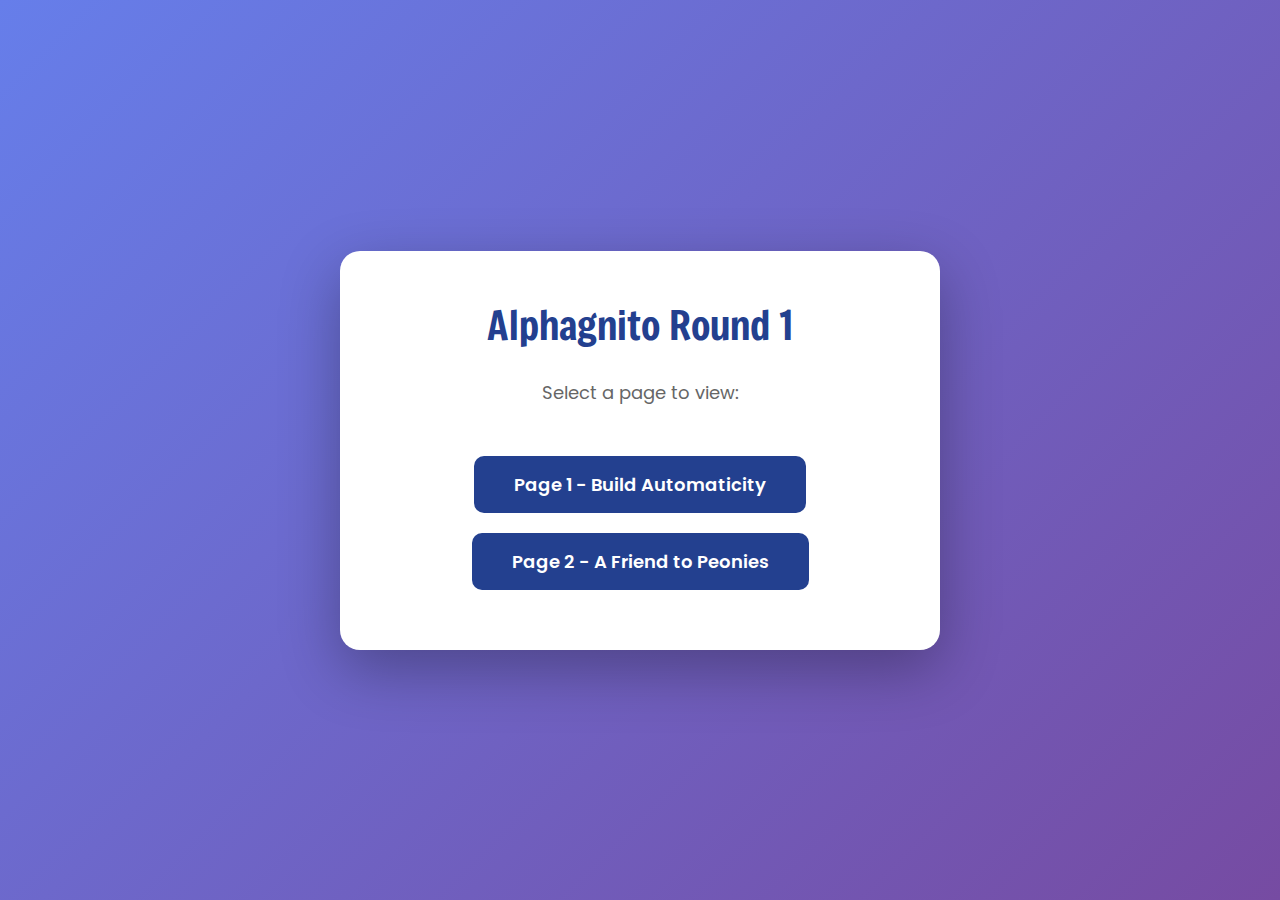
<file: index.html>
<!DOCTYPE html>
<html lang="en">

<head>
    <meta charset="UTF-8">
    <meta name="viewport" content="width=device-width, initial-scale=1.0">
    <title>Alphagnito Round 1 - HTML Pages</title>
    <link href="https://cdn.jsdelivr.net/npm/bootstrap@5.3.0/dist/css/bootstrap.min.css" rel="stylesheet">
    <link rel="stylesheet" href="styles.css">
    <style>
        .landing-container {
            min-height: 100vh;
            display: flex;
            align-items: center;
            justify-content: center;
            background: linear-gradient(135deg, #667eea 0%, #764ba2 100%);
        }

        .card-custom {
            background: white;
            border-radius: 20px;
            padding: 50px;
            box-shadow: 0 20px 60px rgba(0, 0, 0, 0.3);
            max-width: 600px;
            text-align: center;
        }

        .card-custom h1 {
            color: #23408F;
            margin-bottom: 30px;
            font-family: 'Freeman', cursive;
        }

        .btn-page {
            display: inline-block;
            padding: 15px 40px;
            margin: 10px;
            background-color: #23408F;
            color: white;
            text-decoration: none;
            border-radius: 10px;
            font-size: 18px;
            font-weight: 600;
            transition: all 0.3s;
        }

        .btn-page:hover {
            background-color: #EC6B5E;
            color: white;
            transform: translateY(-2px);
            box-shadow: 0 10px 20px rgba(0, 0, 0, 0.2);
        }
    </style>
</head>

<body>
    <div class="landing-container">
        <div class="card-custom">
            <h1>Alphagnito Round 1</h1>
            <p style="font-size: 18px; color: #666; margin-bottom: 40px;">
                Select a page to view:
            </p>
            <div>
                <a href="page1.html" class="btn-page">Page 1 - Build Automaticity</a>
                <a href="page2.html" class="btn-page">Page 2 - A Friend to Peonies</a>
            </div>
        </div>
    </div>
</body>

</html>
</file>
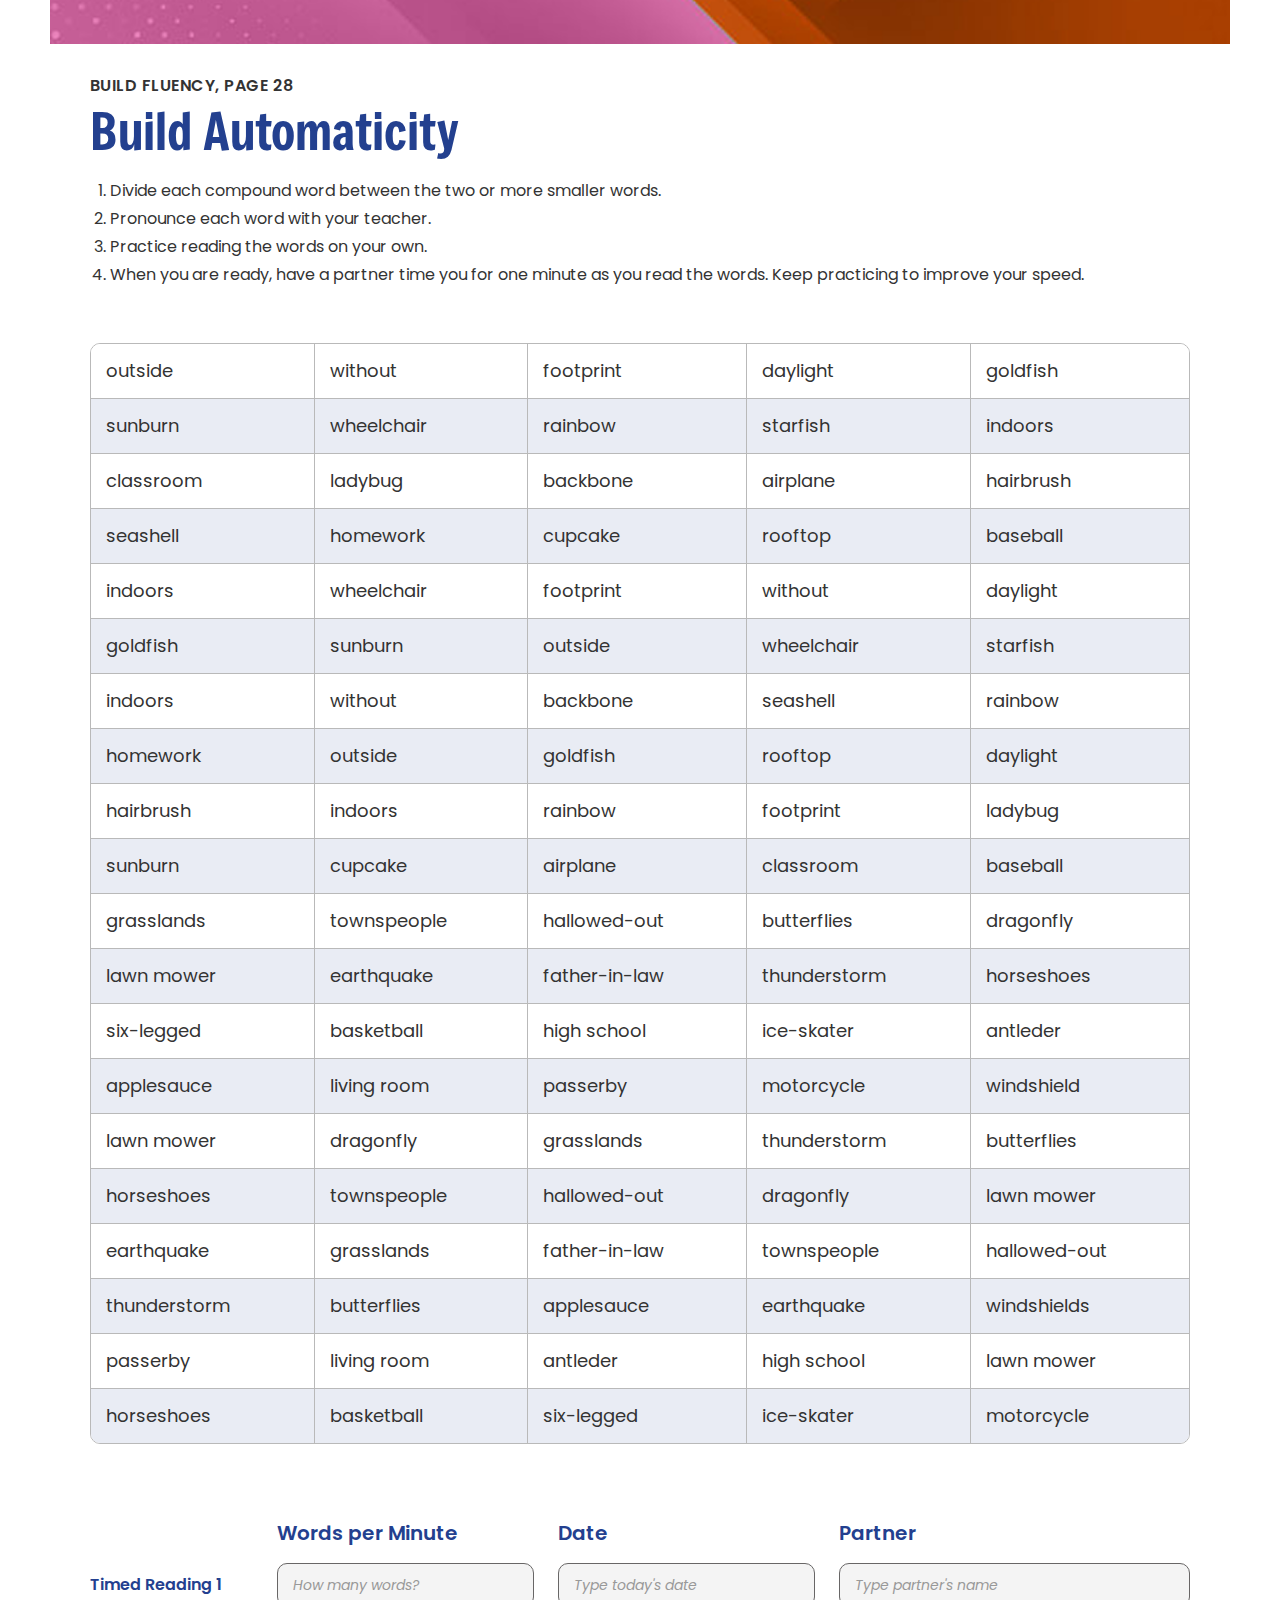
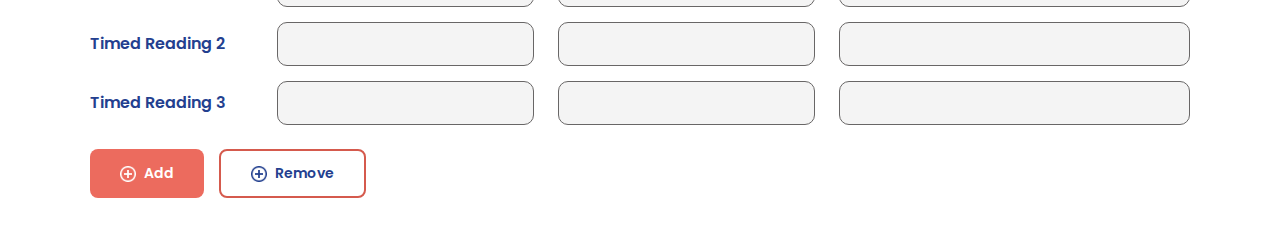
<file: page1.html>
<!DOCTYPE html>
<html lang="en">

<head>
    <meta charset="UTF-8">
    <meta name="viewport" content="width=device-width, initial-scale=1.0">
    <title>Build Automaticity - Page 28</title>

    <!-- Bootstrap 5 CSS -->
    <link href="https://cdn.jsdelivr.net/npm/bootstrap@5.3.0/dist/css/bootstrap.min.css" rel="stylesheet">

    <!-- Custom CSS -->
    <link rel="stylesheet" href="styles.css">
</head>

<body>
    <!-- Banner Section -->
    <div class="container-fluid p-0">
        <img src="assets/banner.png" alt="Decorative Banner" class="banner-image img-fluid">
    </div>

    <!-- Main Content -->
    <div class="container main-content">
        <div class="row">
            <div class="col-12">
                <!-- Small Title -->
                <p class="small-title mb-2">BUILD FLUENCY, PAGE 28</p>

                <!-- Big Title -->
                <h1 class="big-title">Build Automaticity</h1>

                <!-- Instructions List -->
                <div class="list-text">
                    <ol>
                        <li>Divide each compound word between the two or more smaller words.</li>
                        <li>Pronounce each word with your teacher.</li>
                        <li>Practice reading the words on your own.</li>
                        <li>When you are ready, have a partner time you for one minute as you read the words. Keep
                            practicing to improve your speed.</li>
                    </ol>
                </div>

                <!-- Compound Words Table -->
                <div class="table-responsive mt-4">
                    <table class="word-table">
                        <tbody>
                            <tr>
                                <td>outside</td>
                                <td>without</td>
                                <td>footprint</td>
                                <td>daylight</td>
                                <td>goldfish</td>
                            </tr>
                            <tr>
                                <td>sunburn</td>
                                <td>wheelchair</td>
                                <td>rainbow</td>
                                <td>starfish</td>
                                <td>indoors</td>
                            </tr>
                            <tr>
                                <td>classroom</td>
                                <td>ladybug</td>
                                <td>backbone</td>
                                <td>airplane</td>
                                <td>hairbrush</td>
                            </tr>
                            <tr>
                                <td>seashell</td>
                                <td>homework</td>
                                <td>cupcake</td>
                                <td>rooftop</td>
                                <td>baseball</td>
                            </tr>
                            <tr>
                                <td>indoors</td>
                                <td>wheelchair</td>
                                <td>footprint</td>
                                <td>without</td>
                                <td>daylight</td>
                            </tr>
                            <tr>
                                <td>goldfish</td>
                                <td>sunburn</td>
                                <td>outside</td>
                                <td>wheelchair</td>
                                <td>starfish</td>
                            </tr>
                            <tr>
                                <td>indoors</td>
                                <td>without</td>
                                <td>backbone</td>
                                <td>seashell</td>
                                <td>rainbow</td>
                            </tr>
                            <tr>
                                <td>homework</td>
                                <td>outside</td>
                                <td>goldfish</td>
                                <td>rooftop</td>
                                <td>daylight</td>
                            </tr>
                            <tr>
                                <td>hairbrush</td>
                                <td>indoors</td>
                                <td>rainbow</td>
                                <td>footprint</td>
                                <td>ladybug</td>
                            </tr>
                            <tr>
                                <td>sunburn</td>
                                <td>cupcake</td>
                                <td>airplane</td>
                                <td>classroom</td>
                                <td>baseball</td>
                            </tr>
                            <tr>
                                <td>grasslands</td>
                                <td>townspeople</td>
                                <td>hallowed-out</td>
                                <td>butterflies</td>
                                <td>dragonfly</td>
                            </tr>
                            <tr>
                                <td>lawn mower</td>
                                <td>earthquake</td>
                                <td>father-in-law</td>
                                <td>thunderstorm</td>
                                <td>horseshoes</td>
                            </tr>
                            <tr>
                                <td>six-legged</td>
                                <td>basketball</td>
                                <td>high school</td>
                                <td>ice-skater</td>
                                <td>antleder</td>
                            </tr>
                            <tr>
                                <td>applesauce</td>
                                <td>living room</td>
                                <td>passerby</td>
                                <td>motorcycle</td>
                                <td>windshield</td>
                            </tr>
                            <tr>
                                <td>lawn mower</td>
                                <td>dragonfly</td>
                                <td>grasslands</td>
                                <td>thunderstorm</td>
                                <td>butterflies</td>
                            </tr>
                            <tr>
                                <td>horseshoes</td>
                                <td>townspeople</td>
                                <td>hallowed-out</td>
                                <td>dragonfly</td>
                                <td>lawn mower</td>
                            </tr>
                            <tr>
                                <td>earthquake</td>
                                <td>grasslands</td>
                                <td>father-in-law</td>
                                <td>townspeople</td>
                                <td>hallowed-out</td>
                            </tr>
                            <tr>
                                <td>thunderstorm</td>
                                <td>butterflies</td>
                                <td>applesauce</td>
                                <td>earthquake</td>
                                <td>windshields</td>
                            </tr>
                            <tr>
                                <td>passerby</td>
                                <td>living room</td>
                                <td>antleder</td>
                                <td>high school</td>
                                <td>lawn mower</td>
                            </tr>
                            <tr>
                                <td>horseshoes</td>
                                <td>basketball</td>
                                <td>six-legged</td>
                                <td>ice-skater</td>
                                <td>motorcycle</td>
                            </tr>
                        </tbody>
                    </table>
                </div>

                <!-- Timed Reading Section -->
                <div class="row mt-5">
                    <div class="col-12">
                        <!-- Column Headers -->
                        <div class="row mb-3">
                            <div class="col-md-2"></div>
                            <div class="col-md-3">
                                <span class="table-heading">Words per Minute</span>
                            </div>
                            <div class="col-md-3">
                                <span class="table-heading">Date</span>
                            </div>
                            <div class="col-md-4">
                                <span class="table-heading">Partner</span>
                            </div>
                        </div>

                        <!-- Timed Reading 1 -->
                        <div class="row timed-reading-row">
                            <div class="col-md-2 d-flex align-items-center">
                                <span class="timed-reading-label">Timed Reading 1</span>
                            </div>
                            <div class="col-md-3">
                                <input type="text" class="form-input" placeholder="How many words?">
                            </div>
                            <div class="col-md-3">
                                <input type="text" class="form-input" placeholder="Type today's date">
                            </div>
                            <div class="col-md-4">
                                <input type="text" class="form-input" placeholder="Type partner's name">
                            </div>
                        </div>

                        <!-- Timed Reading 2 -->
                        <div class="row timed-reading-row">
                            <div class="col-md-2 d-flex align-items-center">
                                <span class="timed-reading-label">Timed Reading 2</span>
                            </div>
                            <div class="col-md-3">
                                <input type="text" class="form-input">
                            </div>
                            <div class="col-md-3">
                                <input type="text" class="form-input">
                            </div>
                            <div class="col-md-4">
                                <input type="text" class="form-input">
                            </div>
                        </div>

                        <!-- Timed Reading 3 -->
                        <div class="row timed-reading-row">
                            <div class="col-md-2 d-flex align-items-center">
                                <span class="timed-reading-label">Timed Reading 3</span>
                            </div>
                            <div class="col-md-3">
                                <input type="text" class="form-input">
                            </div>
                            <div class="col-md-3">
                                <input type="text" class="form-input">
                            </div>
                            <div class="col-md-4">
                                <input type="text" class="form-input">
                            </div>
                        </div>

                        <!-- Action Buttons -->
                        <div class="button-group mt-4 mb-5">
                            <button class="btn-add">
                                <img src="assets/plus.png" alt="Add" class="btn-icon">
                                Add
                            </button>
                            <button class="btn-remove">
                                <img src="assets/minus.png" alt="Remove" class="btn-icon">
                                Remove
                            </button>
                        </div>
                    </div>
                </div>
            </div>
        </div>
    </div>

    <!-- Bootstrap 5 JS Bundle -->
    <script src="https://cdn.jsdelivr.net/npm/bootstrap@5.3.0/dist/js/bootstrap.bundle.min.js"></script>
</body>

</html>
</file>
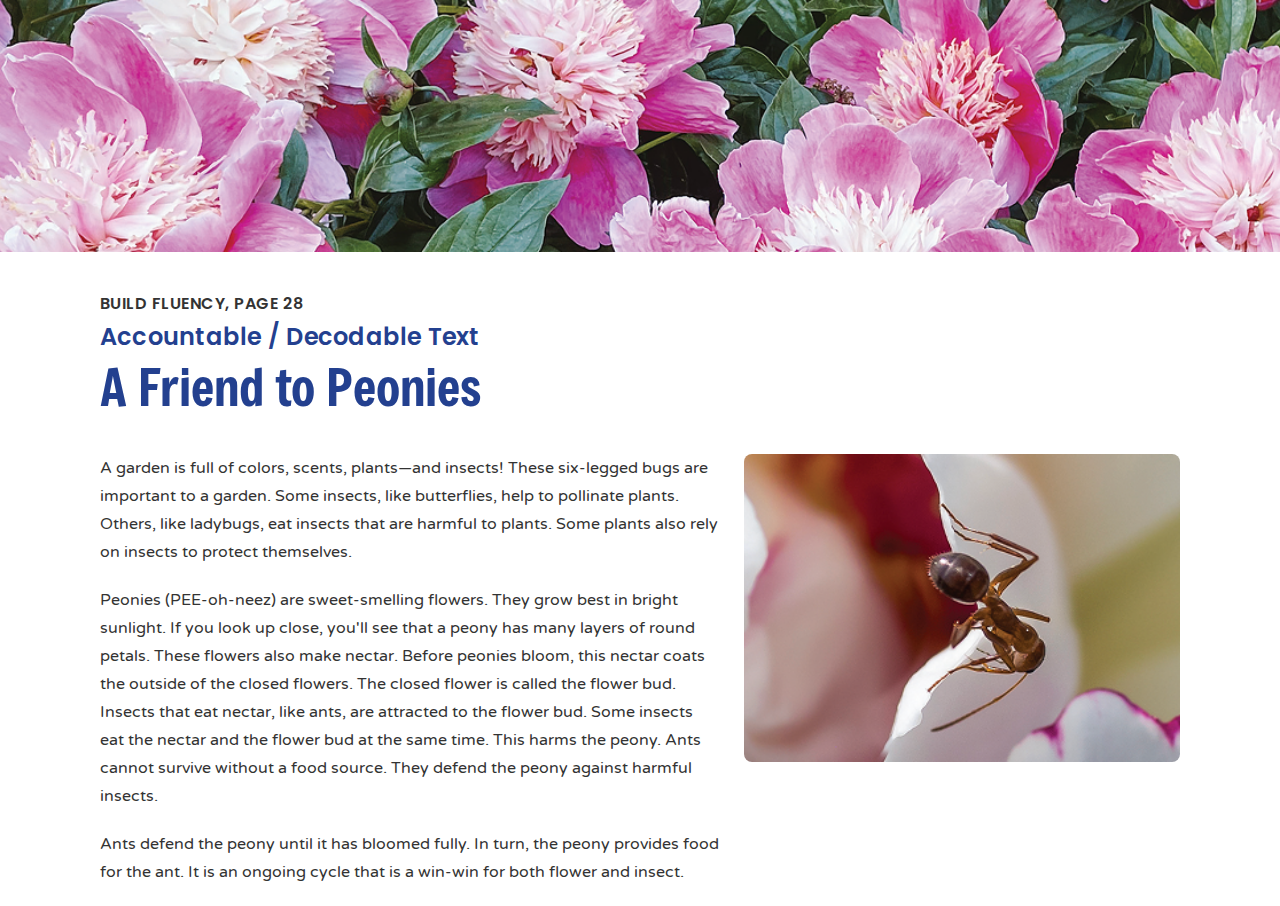
<file: page2.html>
<!DOCTYPE html>
<html lang="en">

<head>
    <meta charset="UTF-8">
    <meta name="viewport" content="width=device-width, initial-scale=1.0">
    <title>A Friend to Peonies - Page 28</title>

    <!-- Bootstrap 5 CSS -->
    <link href="https://cdn.jsdelivr.net/npm/bootstrap@5.3.0/dist/css/bootstrap.min.css" rel="stylesheet">

    <!-- Custom CSS -->
    <link rel="stylesheet" href="styles.css">
</head>

<body>
    <!-- Header Banner - Full Width -->
    <div class="container-fluid p-0">
        <img src="assets/image.png" alt="Pink Peonies Banner" class="header-banner img-fluid">
    </div>

    <!-- Main Content -->
    <div class="container page2-container">
        <div class="row">
            <div class="col-12">
                <!-- Small Title -->
                <p class="small-title-p2 mb-2">BUILD FLUENCY, PAGE 28</p>

                <!-- Medium Title -->
                <h2 class="medium-title">Accountable / Decodable Text</h2>

                <!-- Big Title -->
                <h1 class="big-title-p2">A Friend to Peonies</h1>
            </div>
        </div>

        <!-- Two Column Layout -->
        <div class="row mt-3">
            <!-- Left Column - Text Content -->
            <div class="col-lg-7 col-md-6">
                <p class="para-text">
                    A garden is full of colors, scents, plants—and insects! These six-legged bugs are
                    important to a garden. Some insects, like butterflies, help to pollinate plants.
                    Others, like ladybugs, eat insects that are harmful to plants. Some plants also
                    rely on insects to protect themselves.
                </p>

                <p class="para-text">
                    Peonies (PEE-oh-neez) are sweet-smelling flowers. They grow best in bright
                    sunlight. If you look up close, you'll see that a peony has many layers of round
                    petals. These flowers also make nectar. Before peonies bloom, this nectar coats
                    the outside of the closed flowers. The closed flower is called the flower bud.
                    Insects that eat nectar, like ants, are attracted to the flower bud. Some insects
                    eat the nectar and the flower bud at the same time. This harms the peony. Ants
                    cannot survive without a food source. They defend the peony against harmful
                    insects.
                </p>

                <p class="para-text">
                    Ants defend the peony until it has bloomed fully. In turn, the peony provides
                    food for the ant. It is an ongoing cycle that is a win-win for both flower and
                    insect.
                </p>
            </div>

            <!-- Right Column - Image -->
            <div class="col-lg-5 col-md-6">
                <div class="image-box">
                    <img src="assets/Frame 245.png" alt="Ant on Peony" class="img-fluid">
                </div>
            </div>
        </div>
    </div>

    <!-- Bootstrap 5 JS Bundle -->
    <script src="https://cdn.jsdelivr.net/npm/bootstrap@5.3.0/dist/js/bootstrap.bundle.min.js"></script>
</body>

</html>
</file>
<file: styles.css>
/* Import Fonts */
@import url('https://fonts.googleapis.com/css2?family=Poppins:wght@400;600&family=Freeman&display=swap');

/* Note: VAG Rounded is a commercial font. Using a similar rounded font as fallback */
@import url('https://fonts.googleapis.com/css2?family=Varela+Round&display=swap');

/* Global Styles */
* {
    margin: 0;
    padding: 0;
    box-sizing: border-box;
}

body {
    font-family: 'Poppins', sans-serif;
    color: #333;
    background-color: #fff;
}

/* Container Styles - Wider for table to match timed reading */
.main-content {
    max-width: 1200px;
    padding-left: 50px;
    padding-right: 50px;
    margin: 0 auto;
}

.apprentice-content {
    max-width: 670px;
    padding-left: 145px;
    padding-right: 145px;
    margin: 0 auto;
}

/* PAGE 1 STYLES - Build Automaticity */

/* Small Title */
.small-title {
    font-family: 'Poppins', sans-serif;
    font-weight: 600;
    font-size: 16px;
    line-height: 23px;
    text-transform: uppercase;
    letter-spacing: 0.48px;
    /* 3% of 16px */
    color: #333;
}

/* Big Title */
.big-title {
    font-family: 'Freeman', cursive;
    font-weight: 400;
    font-size: 50px;
    line-height: 52px;
    letter-spacing: 0;
    color: #23408F;
    margin-bottom: 20px;
}

/* List Text */
.list-text {
    font-family: 'Poppins', sans-serif;
    font-weight: 400;
    font-size: 16px;
    line-height: 175%;
    letter-spacing: 0;
    vertical-align: middle;
    margin-bottom: 10px;
}

.list-text ol {
    padding-left: 20px;
}

/* Grid/Table Styles with Curved Corners */
.word-table {
    width: 100%;
    border-collapse: separate;
    border-spacing: 0;
    margin: 30px 0;
    border-radius: 10px;
    overflow: hidden;
    border: 1px solid #B9B9B9;
}

.word-table td {
    border-right: 1px solid #B9B9B9;
    border-bottom: 1px solid #B9B9B9;
    padding: 12px 15px;
    font-family: 'Poppins', sans-serif;
    font-weight: 400;
    font-size: 18px;
    line-height: 30px;
    letter-spacing: 0;
}

.word-table td:last-child {
    border-right: none;
}

.word-table tr:last-child td {
    border-bottom: none;
}

.word-table tr:nth-child(even) td {
    background-color: #E9ECF4;
}

.word-table tr:nth-child(odd) td {
    background-color: #FFFFFF;
}

/* Table Column/Row Heading */
.table-heading {
    font-family: 'Poppins', sans-serif;
    font-weight: 600;
    font-size: 20px;
    line-height: 22px;
    letter-spacing: 0;
    color: #23408F;
    margin-top: 30px;
    margin-bottom: 15px;
}

/* Input Fields - Per specifications */
.form-input {
    border: 1px solid #686666;
    background-color: #F4F4F4;
    border-radius: 10px;
    padding: 10px 15px;
    font-family: 'Poppins', sans-serif;
    font-size: 14px;
    width: 100%;
    min-height: 44px;
    /* Touch target requirement */
    color: #333;
}

.form-input::placeholder {
    color: #999;
    font-style: italic;
}

/* Buttons */
.btn-add {
    background-color: #EC6B5E;
    color: white;
    border: none;
    border-radius: 8px;
    padding: 12px 30px;
    font-family: 'Poppins', sans-serif;
    font-weight: 600;
    font-size: 14px;
    min-width: 44px;
    min-height: 44px;
    cursor: pointer;
    transition: background-color 0.3s;
    display: inline-flex;
    align-items: center;
    gap: 8px;
}

.btn-add:hover {
    background-color: #d55a4d;
}

.btn-remove {
    background-color: transparent;
    color: #23408F;
    border: 2px solid #d55a4d;
    border-radius: 8px;
    padding: 12px 30px;
    font-family: 'Poppins', sans-serif;
    font-weight: 600;
    font-size: 14px;
    min-width: 44px;
    min-height: 44px;
    cursor: pointer;
    transition: all 0.3s;
    display: inline-flex;
    align-items: center;
    gap: 8px;
}

.btn-remove:hover {
    background-color: #d55a4d;
    color: white;
}

.btn-icon {
    width: 16px;
    height: 16px;
}

/* Timed Reading Section - Keep on one line */
.timed-reading-row {
    margin-bottom: 15px;
    align-items: center;
}

.timed-reading-label {
    font-family: 'Poppins', sans-serif;
    font-weight: 600;
    font-size: 16px;
    color: #23408F;
    margin-bottom: 0;
    display: inline-block;
    white-space: nowrap;
}

.button-group {
    margin-top: 20px;
    display: flex;
    gap: 15px;
}

/* Banner Image - With margins */
.banner-image {
    width: calc(100% - 100px);
    height: auto;
    margin-bottom: 30px;
    margin-left: 50px;
    margin-right: 50px;
}

/* PAGE 2 STYLES - A Friend to Peonies */

/* Page 2 Container */
.page2-container {
    max-width: 1200px;
    padding-left: 60px;
    padding-right: 60px;
    margin: 0 auto;
}

/* Small Title Page 2 */
.small-title-p2 {
    font-family: 'Poppins', sans-serif;
    font-weight: 600;
    font-size: 16px;
    line-height: 23px;
    letter-spacing: 0.48px;
    /* 3% of 16px */
    text-transform: uppercase;
    color: #333333;
}

/* Medium Title */
.medium-title {
    font-family: 'Poppins', sans-serif;
    font-weight: 600;
    font-size: 24px;
    line-height: 28px;
    letter-spacing: 0.24px;
    /* 1% of 24px */
    color: #23408F;
    margin-bottom: 10px;
}

/* Big Title Page 2 */
.big-title-p2 {
    font-family: 'Freeman', cursive;
    font-weight: 400;
    font-size: 50px;
    line-height: 52px;
    letter-spacing: 0;
    vertical-align: middle;
    color: #23408F;
    margin-bottom: 25px;
}

/* Paragraph Text */
.para-text {
    font-family: 'Varela Round', 'VAG Rounded for BEC', sans-serif;
    font-weight: 400;
    font-size: 16px;
    line-height: 175%;
    letter-spacing: 0;
    color: #333;
    margin-bottom: 20px;
    text-align: left;
}

/* Image Box */
.image-box {
    background-color: #fff;
    padding: 0;
    border-radius: 8px;
    overflow: hidden;
}

.image-box img {
    width: 100%;
    height: auto;
    display: block;
}

/* Header Banner Full Width */
.header-banner {
    width: 100%;
    height: auto;
    margin-bottom: 40px;
}

/* Responsive Styles */
@media (max-width: 991px) {
    .main-content {
        padding-left: 40px;
        padding-right: 40px;
    }

    .page2-container {
        padding-left: 40px;
        padding-right: 40px;
    }

    .apprentice-content {
        padding-left: 40px;
        padding-right: 40px;
    }

    .big-title,
    .big-title-p2 {
        font-size: 40px;
        line-height: 44px;
    }
}

@media (max-width: 767px) {
    .main-content {
        padding-left: 20px;
        padding-right: 20px;
    }

    .page2-container {
        padding-left: 20px;
        padding-right: 20px;
    }

    .apprentice-content {
        padding-left: 20px;
        padding-right: 20px;
    }

    .big-title,
    .big-title-p2 {
        font-size: 32px;
        line-height: 36px;
    }

    .word-table td {
        font-size: 14px;
        padding: 8px 10px;
    }

    .button-group {
        flex-direction: column;
    }

    .btn-add,
    .btn-remove {
        width: 100%;
        justify-content: center;
    }
}

/* Ensure images are responsive */
.img-fluid {
    max-width: 100%;
    height: auto;
}
</file>
